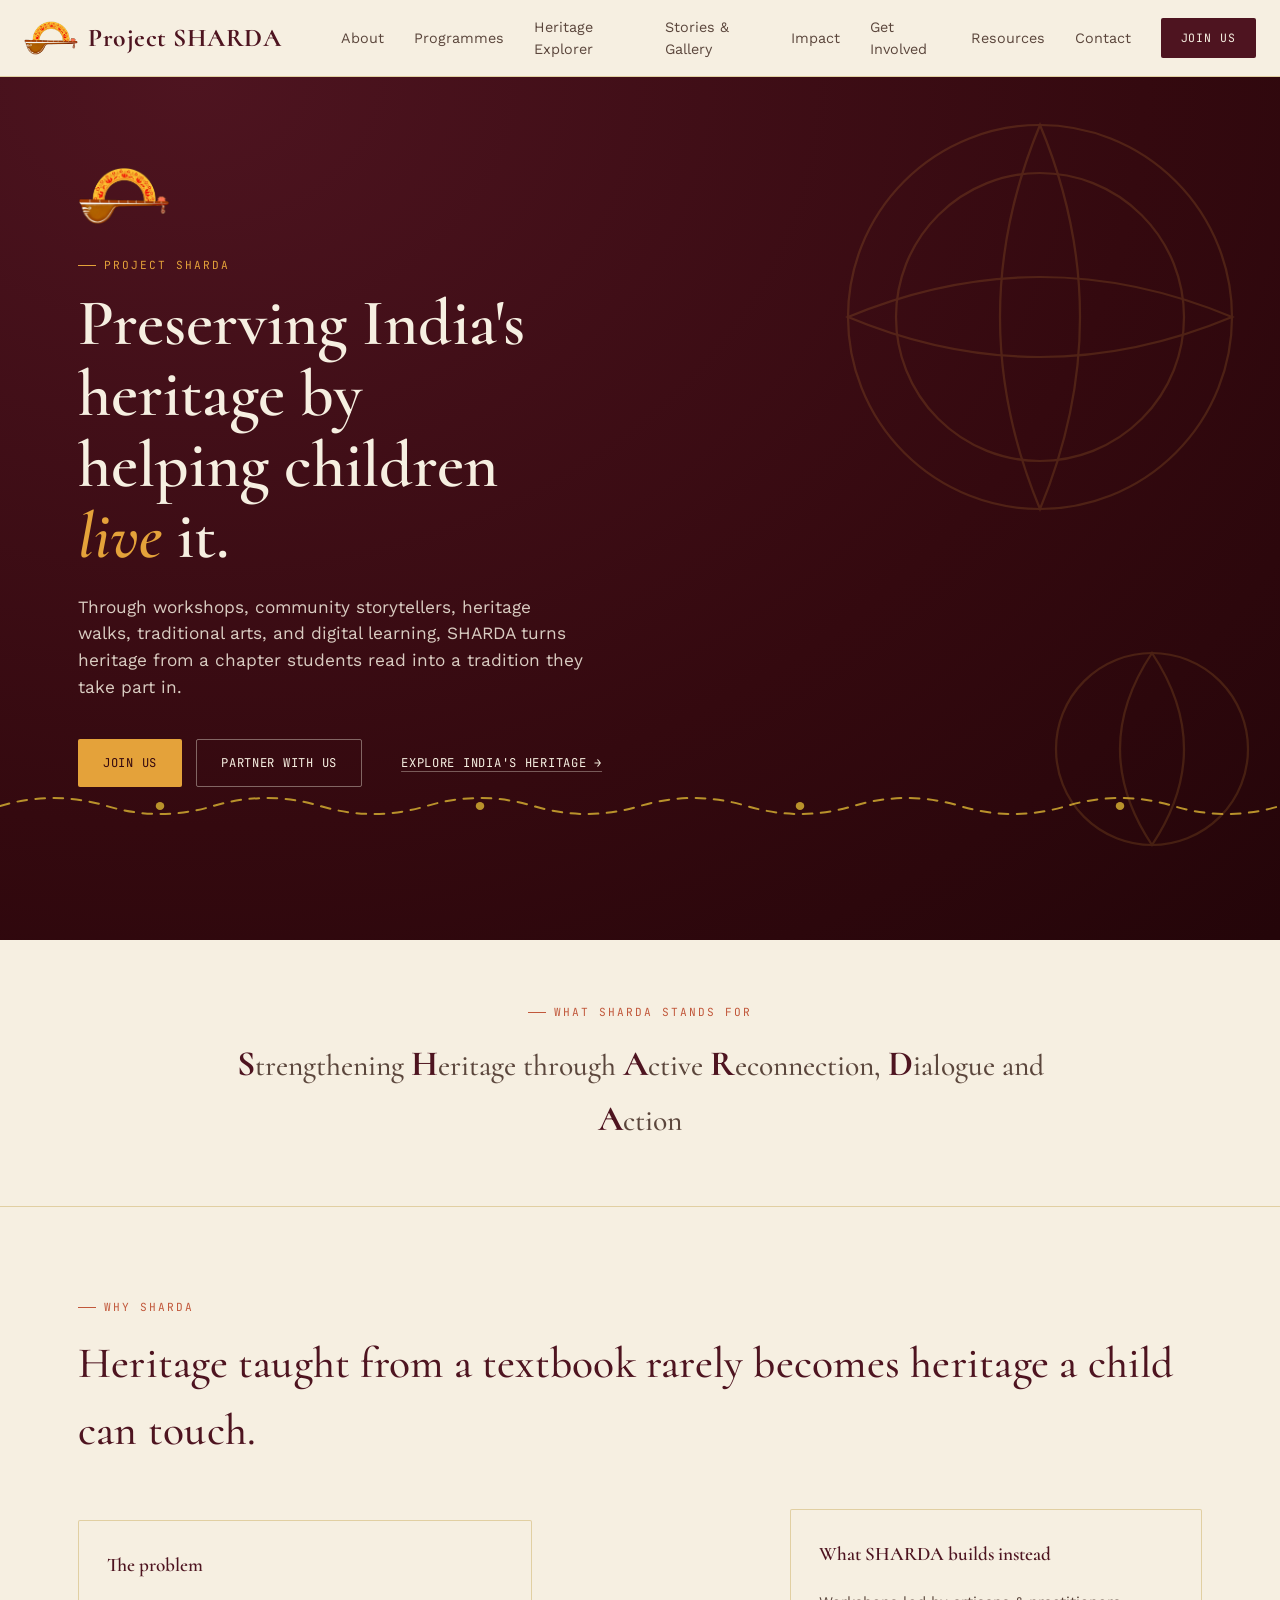
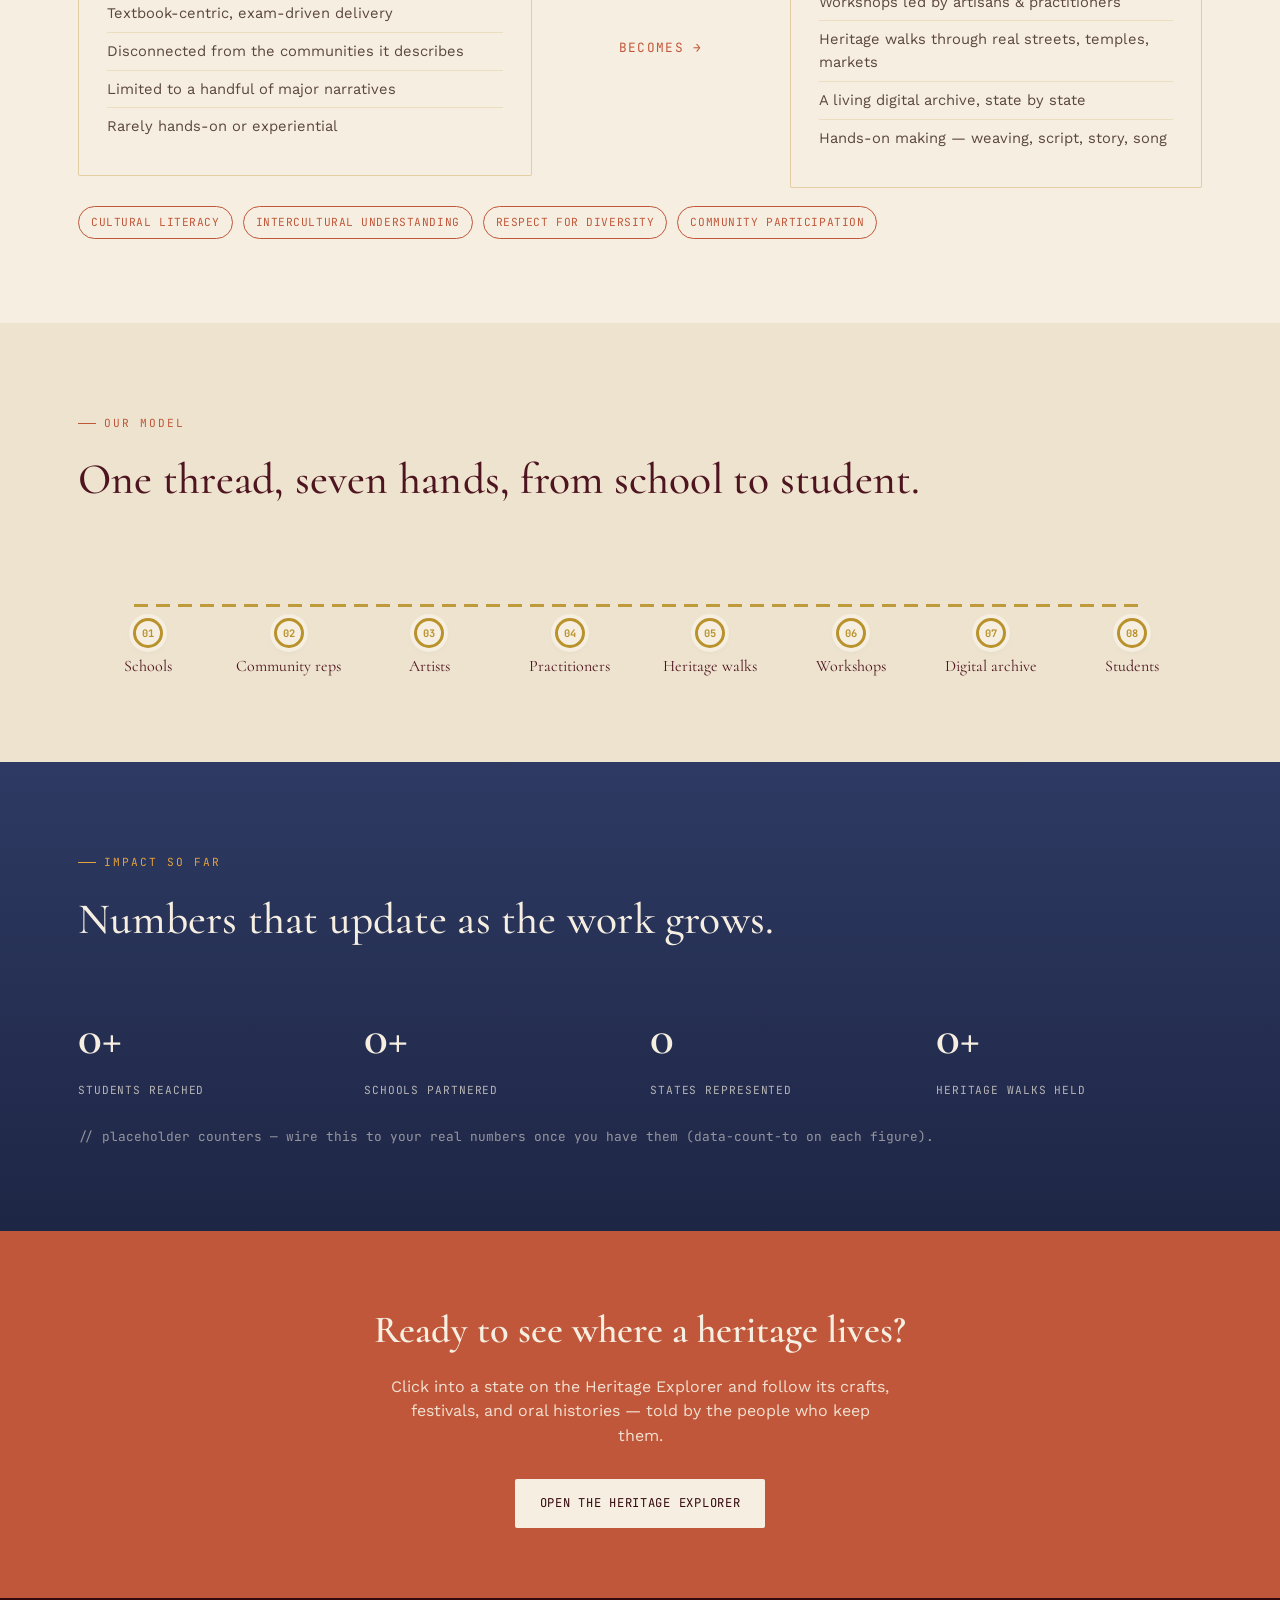
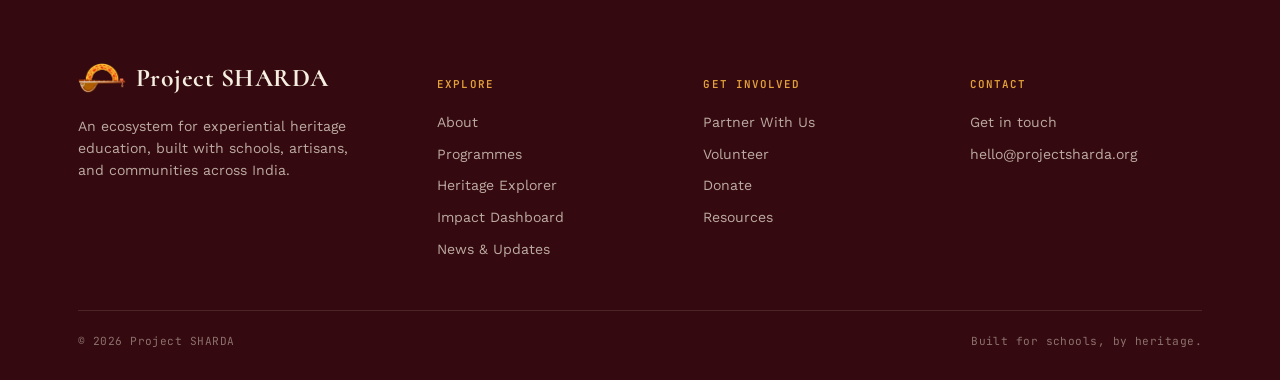
<file: index.html>
<!DOCTYPE html>
<html lang="en">
<head>
<meta charset="UTF-8">
<meta name="viewport" content="width=device-width, initial-scale=1.0">
<title>Project SHARDA — Preserving India's Heritage by Helping Children Live It</title>
<meta name="description" content="Project SHARDA turns heritage from something students read about into something they experience — through workshops, storytellers, heritage walks, and a living digital archive.">
<link rel="preconnect" href="https://fonts.googleapis.com">
<link href="https://fonts.googleapis.com/css2?family=Cormorant:ital,wght@0,500;0,600;0,700;1,500&family=Work+Sans:wght@400;500;600&family=JetBrains+Mono:wght@400;500&display=swap" rel="stylesheet">
<link rel="stylesheet" href="style.css">
</head>
<body>

<!-- ============ NAV ============ -->
<header class="site-nav">
  <div class="wrap">
    <a href="index.html" class="brand">
      <img src="sharda-logo.png" alt="Project SHARDA logo" class="brand-logo">
      <span class="brand-mark">Project SHARDA</span>
    </a>
    <div class="nav-right">
    <nav class="nav-links" aria-label="Primary">
      <a href="about.html">About</a>
      <a href="programmes.html">Programmes</a>
      <a href="explorer.html">Heritage Explorer</a>
      <a href="stories.html">Stories &amp; Gallery</a>
      <a href="impact.html">Impact</a>
      <a href="involved.html">Get Involved</a>
      <a href="resources.html">Resources</a>
      <a href="contact.html">Contact</a>
    </nav>
    <a href="involved.html" class="nav-cta">Join Us</a>
    <button class="nav-toggle" aria-label="Toggle menu" aria-expanded="false">
      <span></span><span></span><span></span>
    </button>
    </div>
  </div>
  <nav class="nav-mobile" aria-label="Mobile">
    <a href="about.html">About</a>
    <a href="programmes.html">Programmes</a>
    <a href="explorer.html">Heritage Explorer</a>
    <a href="stories.html">Stories &amp; Gallery</a>
    <a href="impact.html">Impact</a>
    <a href="involved.html">Get Involved</a>
    <a href="resources.html">Resources</a>
    <a href="contact.html">Contact</a>
  </nav>
</header>

<!-- ============ HERO ============ -->
<section class="hero">
  <svg class="hero-motif" viewBox="0 0 800 800" preserveAspectRatio="xMaxYMin slice" xmlns="http://www.w3.org/2000/svg" aria-hidden="true">
    <g fill="none" stroke="#E4A23A" stroke-width="1.4">
      <circle cx="650" cy="150" r="120"/>
      <circle cx="650" cy="150" r="90"/>
      <path d="M650 30 Q 700 150 650 270 Q 600 150 650 30 Z"/>
      <path d="M530 150 Q 650 100 770 150 Q 650 200 530 150 Z"/>
      <circle cx="720" cy="420" r="60"/>
      <path d="M720 360 Q 760 420 720 480 Q 680 420 720 360 Z"/>
    </g>
  </svg>
  <div class="wrap">
    <img src="sharda-logo.png" alt="Project SHARDA logo" class="hero-logo">
    <p class="eyebrow">Project SHARDA</p>
    <h1>Preserving India's heritage by helping children <em>live</em> it.</h1>
    <p class="hero-sub">Through workshops, community storytellers, heritage walks, traditional arts, and digital learning, SHARDA turns heritage from a chapter students read into a tradition they take part in.</p>
    <div class="hero-actions">
      <a href="involved.html" class="btn btn-primary">Join Us</a>
      <a href="involved.html#partner" class="btn btn-outline">Partner With Us</a>
      <a href="explorer.html" class="btn btn-ghost">Explore India's Heritage →</a>
    </div>
  </div>
  <svg class="thread" viewBox="0 0 1200 34" preserveAspectRatio="none" aria-hidden="true">
    <path class="stitch" d="M0 20 Q 50 4, 100 20 T 200 20 T 300 20 T 400 20 T 500 20 T 600 20 T 700 20 T 800 20 T 900 20 T 1000 20 T 1100 20 T 1200 20"/>
    <circle class="charm" cx="150" cy="20" r="4"/>
    <circle class="charm" cx="450" cy="20" r="4"/>
    <circle class="charm" cx="750" cy="20" r="4"/>
    <circle class="charm" cx="1050" cy="20" r="4"/>
  </svg>
</section>

<!-- ============ FULL FORM ============ -->
<section class="fullform">
  <div class="wrap reveal">
    <p class="eyebrow" style="justify-content:center;">What SHARDA Stands For</p>
    <p class="fullform-text">
      <span class="ff-letter">S</span>trengthening
      <span class="ff-letter">H</span>eritage through
      <span class="ff-letter">A</span>ctive
      <span class="ff-letter">R</span>econnection,
      <span class="ff-letter">D</span>ialogue
      and <span class="ff-letter">A</span>ction
    </p>
  </div>
</section>

<!-- ============ WHY SHARDA ============ -->
<section class="section">
  <div class="wrap reveal">
    <p class="eyebrow">Why SHARDA</p>
    <h2 class="section-title">Heritage taught from a textbook rarely becomes heritage a child can touch.</h2>

    <div class="why-flow">
      <div class="why-card">
        <h4>The problem</h4>
        <ul>
          <li>Textbook-centric, exam-driven delivery</li>
          <li>Disconnected from the communities it describes</li>
          <li>Limited to a handful of major narratives</li>
          <li>Rarely hands-on or experiential</li>
        </ul>
      </div>
      <div class="why-arrow">becomes →</div>
      <div class="why-card">
        <h4>What SHARDA builds instead</h4>
        <ul>
          <li>Workshops led by artisans &amp; practitioners</li>
          <li>Heritage walks through real streets, temples, markets</li>
          <li>A living digital archive, state by state</li>
          <li>Hands-on making — weaving, script, story, song</li>
        </ul>
      </div>
    </div>

    <div class="impact-tags">
      <span>Cultural Literacy</span>
      <span>Intercultural Understanding</span>
      <span>Respect for Diversity</span>
      <span>Community Participation</span>
    </div>
  </div>
</section>

<!-- ============ OUR MODEL ============ -->
<section class="section section-paper-dim">
  <div class="wrap reveal">
    <p class="eyebrow">Our Model</p>
    <h2 class="section-title">One thread, seven hands, from school to student.</h2>
    <div class="model-flow">
      <div class="model-step"><span class="num">01</span><span class="label">Schools</span></div>
      <div class="model-step"><span class="num">02</span><span class="label">Community reps</span></div>
      <div class="model-step"><span class="num">03</span><span class="label">Artists</span></div>
      <div class="model-step"><span class="num">04</span><span class="label">Practitioners</span></div>
      <div class="model-step"><span class="num">05</span><span class="label">Heritage walks</span></div>
      <div class="model-step"><span class="num">06</span><span class="label">Workshops</span></div>
      <div class="model-step"><span class="num">07</span><span class="label">Digital archive</span></div>
      <div class="model-step"><span class="num">08</span><span class="label">Students</span></div>
    </div>
  </div>
</section>

<!-- ============ IMPACT NUMBERS ============ -->
<section class="section section-dark">
  <div class="wrap reveal">
    <p class="eyebrow">Impact So Far</p>
    <h2 class="section-title">Numbers that update as the work grows.</h2>
    <div class="impact-grid">
      <div class="impact-stat">
        <span class="figure" data-count-to="0" data-suffix="+">0</span>
        <div class="label">Students Reached</div>
      </div>
      <div class="impact-stat">
        <span class="figure" data-count-to="0" data-suffix="+">0</span>
        <div class="label">Schools Partnered</div>
      </div>
      <div class="impact-stat">
        <span class="figure" data-count-to="0" data-suffix="">0</span>
        <div class="label">States Represented</div>
      </div>
      <div class="impact-stat">
        <span class="figure" data-count-to="0" data-suffix="+">0</span>
        <div class="label">Heritage Walks Held</div>
      </div>
    </div>
    <p class="impact-note">// placeholder counters — wire this to your real numbers once you have them (data-count-to on each figure).</p>
  </div>
</section>

<!-- ============ CTA BAND ============ -->
<section class="cta-band">
  <div class="wrap reveal">
    <h2>Ready to see where a heritage lives?</h2>
    <p>Click into a state on the Heritage Explorer and follow its crafts, festivals, and oral histories — told by the people who keep them.</p>
    <a href="explorer.html" class="btn btn-primary">Open the Heritage Explorer</a>
  </div>
</section>

<!-- ============ FOOTER ============ -->
<footer class="site-footer">
  <div class="wrap">
    <div class="footer-grid">
      <div class="footer-col">
        <div class="footer-brand">
          <img src="sharda-logo.png" alt="Project SHARDA logo" class="footer-logo">
          <span class="brand-mark">Project SHARDA</span>
        </div>
        <p style="margin-top:14px; max-width:32ch;">An ecosystem for experiential heritage education, built with schools, artisans, and communities across India.</p>
      </div>
      <div class="footer-col">
        <h5>Explore</h5>
        <a href="about.html">About</a>
        <a href="programmes.html">Programmes</a>
        <a href="explorer.html">Heritage Explorer</a>
        <a href="impact.html">Impact Dashboard</a>
        <a href="news.html">News &amp; Updates</a>
      </div>
      <div class="footer-col">
        <h5>Get Involved</h5>
        <a href="involved.html#partner">Partner With Us</a>
        <a href="involved.html#volunteer">Volunteer</a>
        <a href="involved.html#donate">Donate</a>
        <a href="resources.html">Resources</a>
      </div>
      <div class="footer-col">
        <h5>Contact</h5>
        <a href="contact.html">Get in touch</a>
        <p>hello@projectsharda.org</p>
      </div>
    </div>
    <div class="footer-bottom">
      <span>© 2026 Project SHARDA</span>
      <span>Built for schools, by heritage.</span>
    </div>
  </div>
</footer>

<script src="main.js"></script>
</body>
</html>
</file>
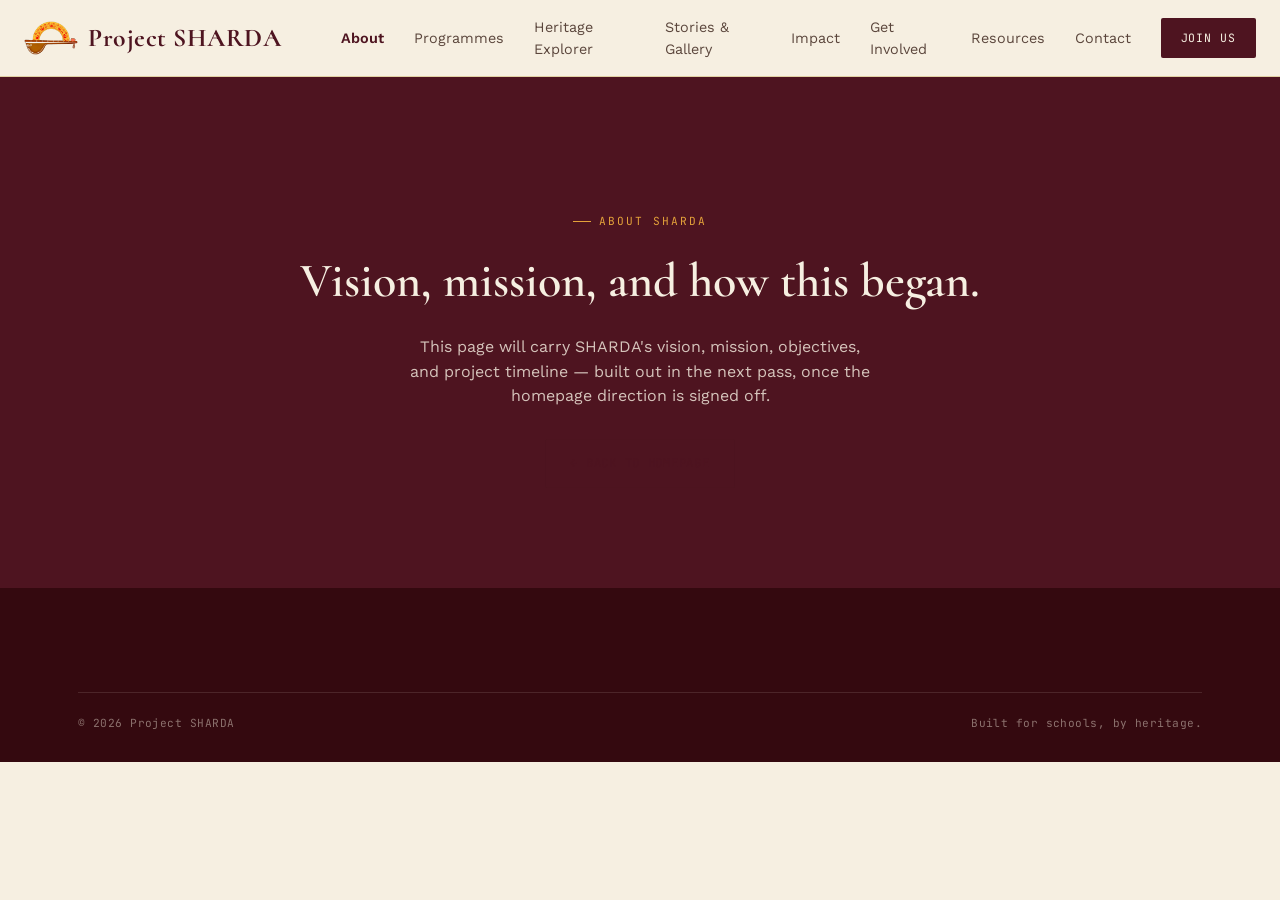
<file: about.html>
<!DOCTYPE html>
<html lang="en">
<head>
<meta charset="UTF-8">
<meta name="viewport" content="width=device-width, initial-scale=1.0">
<title>About — Project SHARDA</title>
<link rel="preconnect" href="https://fonts.googleapis.com">
<link href="https://fonts.googleapis.com/css2?family=Cormorant:ital,wght@0,500;0,600;0,700;1,500&family=Work+Sans:wght@400;500;600&family=JetBrains+Mono:wght@400;500&display=swap" rel="stylesheet">
<link rel="stylesheet" href="style.css">
</head>
<body>

<header class="site-nav">
  <div class="wrap">
    <a href="index.html" class="brand">
      <img src="sharda-logo.png" alt="Project SHARDA logo" class="brand-logo">
      <span class="brand-mark">Project SHARDA</span>
    </a>
    <div class="nav-right">
    <nav class="nav-links" aria-label="Primary">
      <a href="about.html" class="active">About</a>
      <a href="programmes.html">Programmes</a>
      <a href="explorer.html">Heritage Explorer</a>
      <a href="stories.html">Stories &amp; Gallery</a>
      <a href="impact.html">Impact</a>
      <a href="involved.html">Get Involved</a>
      <a href="resources.html">Resources</a>
      <a href="contact.html">Contact</a>
    </nav>
    <a href="involved.html" class="nav-cta">Join Us</a>
    <button class="nav-toggle" aria-label="Toggle menu" aria-expanded="false">
      <span></span><span></span><span></span>
    </button>
    </div>
  </div>
  <nav class="nav-mobile" aria-label="Mobile">
    <a href="about.html" class="active">About</a>
    <a href="programmes.html">Programmes</a>
    <a href="explorer.html">Heritage Explorer</a>
    <a href="stories.html">Stories &amp; Gallery</a>
    <a href="impact.html">Impact</a>
    <a href="involved.html">Get Involved</a>
    <a href="resources.html">Resources</a>
    <a href="contact.html">Contact</a>
  </nav>
</header>

<section class="stub-hero">
  <div class="wrap">
    <p class="eyebrow">About SHARDA</p>
    <h1>Vision, mission, and how this began.</h1>
    <p>This page will carry SHARDA's vision, mission, objectives, and project timeline — built out in the next pass, once the homepage direction is signed off.</p>
    <div class="stub-back"><a href="index.html" class="btn btn-outline" style="border-color:rgba(74,20,32,0.3); color:#4E1420;">← Back to homepage</a></div>
  </div>
</section>

<footer class="site-footer">
  <div class="wrap">
    <div class="footer-bottom">
      <span>© 2026 Project SHARDA</span>
      <span>Built for schools, by heritage.</span>
    </div>
  </div>
</footer>

<script src="main.js"></script>
</body>
</html>
</file>
<file: style.css>
/* =====================================================
   PROJECT SHARDA — Design Tokens
   Palette: maroon (dominant/dark), terracotta, saffron, indigo, muted gold, warm parchment
   Type: Cormorant (display, carved/inscriptional feel) + Work Sans (body) + JetBrains Mono (data/labels)
   Signature: the "thread" — a stitched golden line that runs through section joins,
   evoking kantha/appliqué embroidery and the idea of heritage being woven, not shelved.
   ===================================================== */

:root {
  --maroon: #4E1420;
  --maroon-deep: #34090F;
  --terracotta: #C1573A;
  --saffron: #E4A23A;
  --indigo: #2E3A63;
  --gold: #B9922B;
  --paper: #F6EFE1;
  --paper-dim: #EDE3CE;
  --ink: #2A1A14;
  --ink-soft: #5B463C;
  --cream-line: rgba(185, 146, 43, 0.35);

  --font-display: "Cormorant", "Georgia", serif;
  --font-body: "Work Sans", -apple-system, sans-serif;
  --font-mono: "JetBrains Mono", monospace;

  --max-width: 1180px;
  --radius: 2px;
}

* { box-sizing: border-box; }

html { scroll-behavior: smooth; }

@media (prefers-reduced-motion: reduce) {
  html { scroll-behavior: auto; }
  * { animation-duration: 0.01ms !important; animation-iteration-count: 1 !important; transition-duration: 0.01ms !important; }
}

body {
  margin: 0;
  font-family: var(--font-body);
  background: var(--paper);
  color: var(--ink);
  line-height: 1.55;
  -webkit-font-smoothing: antialiased;
}

img { max-width: 100%; display: block; }

a { color: inherit; text-decoration: none; }

.wrap{
    width:100%;
    max-width:var(--max-width);
    margin:0 auto;
    padding:0 28px;
}

@media(max-width:768px){

.wrap{
    padding:0 18px;
}

}

/* ---------- Eyebrow / label ---------- */
.eyebrow {
  font-family: var(--font-mono);
  font-size: 0.7rem;
  letter-spacing: 0.18em;
  text-transform: uppercase;
  color: var(--terracotta);
  display: inline-flex;
  align-items: center;
  gap: 8px;
  margin-bottom: 14px;
}
.eyebrow::before {
  content: "";
  width: 18px;
  height: 1px;
  background: var(--terracotta);
  display: inline-block;
}

/* ---------- Headings ---------- */
h1, h2, h3, h4 {
  font-family: var(--font-display);
  font-weight: 600;
  color: var(--ink);
  margin: 0;
}

h2.section-title {
  font-size: clamp(1.9rem, 3.4vw, 2.75rem);
  font-weight: 500;
  letter-spacing: 0.005em;
  color: var(--maroon);
}

p { margin: 0; }

/* =====================================================
   NAV
   ===================================================== */
.site-nav {
  position: relative;
  top: 0;
  z-index: 100;
  background: rgba(246, 239, 225, 0.92);
  backdrop-filter: blur(6px);
  border-bottom: 1px solid var(--cream-line);
}

.site-nav .wrap {
  display: flex;
  align-items: center;
  height: 76px;
  width: 100%;
  max-width: 100%;
  padding: 0 24px;
}

.brand {
  display: flex;
  align-items: center;
  gap: 10px;
   flex-shrink: 0;
  margin-right: 60px;
}
.brand-logo {
  height: 34px;
  width: auto;
  display: block;
}
.brand-mark {
  font-family: var(--font-display);
  font-size: 1.6rem;
  font-weight: 700;
  color: var(--maroon);
  letter-spacing: 0.02em;
  white-space: nowrap;
}

.nav-right {
  display: flex;
  align-items: center;
  gap: 30px;
   margin-left: auto;
}

.nav-links {
  display: none;
  align-items: center;
  gap: 30px;
  font-size: 0.9rem;
  color: var(--ink-soft);
}
.nav-links a {
  position: relative;
  padding: 6px 0;
  transition: color 0.2s ease;
}
.nav-links a::after {
  content: "";
  position: absolute;
  left: 0;
  bottom: 0;
  height: 1px;
  width: 0;
  background: var(--terracotta);
  transition: width 0.25s ease;
}
.nav-links a:hover { color: var(--maroon); }
.nav-links a:hover::after { width: 100%; }
.nav-links a.active { color: var(--maroon); font-weight: 600; }

@media (min-width: 940px) {
  .nav-links { display: flex; }
}

.nav-cta {
  font-family: var(--font-mono);
  font-size: 0.72rem;
  letter-spacing: 0.08em;
  text-transform: uppercase;
  background: var(--maroon);
  color: var(--paper);
  padding: 11px 20px;
  border-radius: var(--radius);
  white-space: nowrap;
  transition: background 0.2s ease;
}
.nav-cta:hover { background: var(--terracotta); }

.nav-toggle {
  display: inline-flex;
  flex-direction: column;
  gap: 5px;
  background: none;
  border: none;
  cursor: pointer;
  padding: 8px;
}
@media (min-width: 940px) { .nav-toggle { display: none; } }
.nav-toggle span {
  width: 22px;
  height: 2px;
  background: var(--maroon);
  display: block;
}

.nav-mobile {
  display: none;
  flex-direction: column;
  background: var(--paper);
  border-bottom: 1px solid var(--cream-line);
  padding: 10px 28px 22px;
}
.nav-mobile.open { display: flex; }
.nav-mobile a {
  padding: 12px 0;
  border-bottom: 1px solid rgba(185,146,43,0.15);
  font-size: 0.95rem;
  color: var(--ink-soft);
}
.nav-mobile a.active { color: var(--maroon); font-weight: 600; }
@media (min-width: 940px) { .nav-mobile { display: none !important; } }

/* =====================================================
   HERO
   ===================================================== */
.hero {
  position: relative;
  background: radial-gradient(120% 140% at 15% 0%, var(--maroon) 0%, var(--maroon-deep) 62%, #240509 100%);
  color: var(--paper);
  overflow: hidden;
  padding: 90px 0 120px;
}
@media (max-width: 768px) {

  .hero {
    width: 100%;
    max-width: 100%;
    margin: 0;
    padding: 0;
  }
   @media (max-width:768px){

.hero{
    padding:70px 0 80px;
}

}

  .hero-grid {
    width: 100%;
    display: block;
  }

}
@media (max-width:768px){

.hero-content{
    width:100%;
}

@media(max-width:768px){

.hero-content{
    padding:0;
}

}

}

@media (max-width:768px){

.hero-art{
    width:100%;
    max-width:320px;
    margin:32px auto 0;
}

.hero-art img{
    width:100%;
    height:auto;
}

}

@media (max-width:768px){

.hero-actions{
    display:flex;
    flex-direction:column;
    gap:14px;
}

.hero-actions .btn{
    width:100%;
    text-align:center;
}

}
@media (max-width:768px){

.site-nav .wrap{
    padding:0 16px;
    width:100%;
}

}


.hero-motif {
  position: absolute;
  inset: 0;
  opacity: 0.16;
  pointer-events: none;
}

.hero .wrap {
  position: relative;
  z-index: 2;
  width: 100%;
  max-width: var(--max-width);
  margin: 0 auto;
  padding: 0 28px;
}

.hero-content {
  display: flex;
  flex-direction: column;
  align-items: flex-start;
  max-width: 760px;
}

.hero .eyebrow { color: var(--saffron); }
.hero .eyebrow::before { background: var(--saffron); }

.hero-logo {
  height: 58px;
  width: auto;
  margin-bottom: 24px;
}

.hero h1 {
  font-size: clamp(2.4rem, 5.6vw, 4.1rem);
  line-height: 1.08;
  font-weight: 600;
  color: var(--paper);
  max-width: 15ch;
}

.hero h1 em {
  font-style: italic;
  color: var(--saffron);
}

.hero-sub {
  margin-top: 22px;
  font-size: 1.08rem;
  color: rgba(246,239,225,0.85);
  max-width: 46ch;
}

.hero-actions {
  margin-top: 38px;
  display: flex;
  flex-wrap: wrap;
  gap: 14px;
}

.btn {
  font-family: var(--font-mono);
  font-size: 0.76rem;
  letter-spacing: 0.06em;
  text-transform: uppercase;
  padding: 14px 24px;
  border-radius: var(--radius);
  border: 1px solid transparent;
  display: inline-flex;
  align-items: center;
  gap: 8px;
  transition: all 0.2s ease;
  cursor: pointer;
}
.btn-primary {
  background: var(--saffron);
  color: var(--maroon-deep);
}
.btn-primary:hover { background: #f0b452; transform: translateY(-1px); }

.btn-outline {
  border-color: rgba(246,239,225,0.4);
  color: var(--paper);
}
.btn-outline:hover { border-color: var(--saffron); color: var(--saffron); }

.btn-ghost {
  color: var(--paper);
  text-decoration: underline;
  text-decoration-color: rgba(246,239,225,0.35);
  text-underline-offset: 4px;
}
.btn-ghost:hover { text-decoration-color: var(--saffron); color: var(--saffron); }

/* thread signature under hero */
.thread {
  width: 100%;
  height: 34px;
  display: block;
  margin-top: -1px;
}
.thread path.stitch {
  stroke: var(--gold);
  stroke-width: 2;
  fill: none;
  stroke-dasharray: 9 8;
  stroke-linecap: round;
}
.thread-light path.stitch { stroke: var(--terracotta); }
.thread .charm { fill: var(--gold); }
.thread-light .charm { fill: var(--terracotta); }

/* =====================================================
   FULL FORM BAND
   ===================================================== */
.fullform {
  padding: 56px 0 60px;
  background: var(--paper);
  text-align: center;
  border-bottom: 1px solid var(--cream-line);
}
.fullform-text {
  font-family: var(--font-display);
  font-size: clamp(1.25rem, 2.5vw, 1.85rem);
  color: var(--ink-soft);
  max-width: 58ch;
  margin: 0 auto;
  line-height: 1.55;
  font-weight: 500;
}
.ff-letter {
  color: var(--maroon);
  font-weight: 700;
  font-size: 1.2em;
}

/* =====================================================
   WHY SHARDA — problem / solution / impact
   ===================================================== */
.section { padding: 84px 0; }
.section-paper-dim { background: var(--paper-dim); }

.why-flow {
  display: grid;
  gap: 26px;
  margin-top: 44px;
  grid-template-columns: 1fr;
}
@media (min-width: 860px) {
  .why-flow { grid-template-columns: 1.1fr 0.5fr 1fr; align-items: center; }
}

.why-card {
  background: var(--paper);
  border: 1px solid var(--cream-line);
  padding: 30px 28px;
  border-radius: var(--radius);
}
.why-card h4 {
  font-size: 1.2rem;
  color: var(--maroon);
  margin-bottom: 14px;
}
.why-card ul {
  margin: 0;
  padding: 0;
  list-style: none;
  font-size: 0.92rem;
  color: var(--ink-soft);
}
.why-card li {
  padding: 7px 0;
  border-top: 1px solid rgba(185,146,43,0.18);
}
.why-card li:first-child { border-top: none; }

.why-arrow {
  display: flex;
  justify-content: center;
  color: var(--terracotta);
  font-family: var(--font-mono);
  font-size: 0.8rem;
  letter-spacing: 0.1em;
  text-transform: uppercase;
}
@media (min-width: 860px) { .why-arrow { writing-mode: horizontal-tb; } }

.impact-tags {
  display: flex;
  flex-wrap: wrap;
  gap: 10px;
  margin-top: 18px;
}
.impact-tags span {
  font-family: var(--font-mono);
  font-size: 0.7rem;
  letter-spacing: 0.05em;
  text-transform: uppercase;
  padding: 7px 12px;
  border: 1px solid var(--terracotta);
  color: var(--terracotta);
  border-radius: 40px;
}

/* =====================================================
   OUR MODEL — flow (real sequence, numbered honestly)
   ===================================================== */
.model-flow {
  margin-top: 70px;
    display: grid;
    grid-template-columns: repeat(8, 1fr);
    position: relative;
    gap: 0;
    align-items: start;
    padding-top: 40px;
}
.model-flow::before {
    content: "";
    position: absolute;
    top: 20px;
    left: 5%;
    right: 5%;
    height: 3px;

    background:
        repeating-linear-gradient(
            to right,
            var(--gold) 0px,
            var(--gold) 14px,
            transparent 14px,
            transparent 22px
        );

    opacity: 0.9;
}
.model-step {
  position: relative;
  text-align: center;
  padding-top: 30px;
}
.model-step .num {
  position: absolute;
    top: -6px;
    left: 50%;
    transform: translateX(-50%);

    width: 30px;
    height: 30px;
    border-radius: 50%;

    background: var(--paper);
    border: 3px solid var(--gold);

    display: flex;
    align-items: center;
    justify-content: center;

    font-family: var(--font-mono);
    font-size: 0.65rem;
    font-weight: 700;
    color: var(--gold);

    box-shadow:
        0 0 0 4px var(--paper),
        0 2px 8px rgba(0,0,0,0.08);
}
.model-step .label {
  margin-top: 26px;

    font-family: var(--font-display);
    font-size: 1rem;
    color: var(--maroon);
    line-height: 1.35;

    max-width: 120px;
    margin-left: auto;
    margin-right: auto;
}
@media (max-width: 1100px) {

  .model-flow {
    grid-template-columns: repeat(4, 1fr);
    row-gap: 50px;
  }

  .model-flow::before {
    display: none;
  }

  .model-step {
    padding-top: 20px;
  }

  .model-step .label {
    font-size: 0.9rem;
  }
}

@media (max-width: 650px) {

  .model-flow {
    grid-template-columns: repeat(2, 1fr);
    gap: 40px 20px;
  }
}


/* =====================================================
   IMPACT NUMBERS
   ===================================================== */
.impact-grid {
  display: grid;
  grid-template-columns: repeat(2, 1fr);
  gap: 30px 20px;
  margin-top: 46px;
}
@media (min-width: 760px) {
  .impact-grid { grid-template-columns: repeat(4, 1fr); }
}
.impact-stat .figure {
  font-family: var(--font-display);
  font-size: clamp(2.2rem, 4vw, 3.1rem);
  color: var(--paper);
  font-weight: 600;
}
.impact-stat .label {
  font-family: var(--font-mono);
  font-size: 0.7rem;
  letter-spacing: 0.08em;
  text-transform: uppercase;
  color: rgba(246,239,225,0.7);
  margin-top: 6px;
}
.section-dark {
  background: linear-gradient(180deg, var(--indigo) 0%, #1E2645 100%);
  color: var(--paper);
}
.section-dark .section-title { color: var(--paper); }
.section-dark .eyebrow { color: var(--saffron); }
.section-dark .eyebrow::before { background: var(--saffron); }
.impact-note {
  margin-top: 28px;
  font-size: 0.8rem;
  color: rgba(246,239,225,0.55);
  font-family: var(--font-mono);
}

/* =====================================================
   CTA BAND
   ===================================================== */
.cta-band {
  background: var(--terracotta);
  color: var(--paper);
  padding: 70px 0;
  text-align: center;
}
.cta-band h2 { color: var(--paper); font-size: clamp(1.7rem, 3.4vw, 2.4rem); }
.cta-band p { margin-top: 14px; color: rgba(246,239,225,0.9); max-width: 50ch; margin-left: auto; margin-right: auto; }
.cta-band .btn-primary { background: var(--paper); color: var(--maroon-deep); margin-top: 30px; }
.cta-band .btn-primary:hover { background: #fff; }

/* =====================================================
   FOOTER
   ===================================================== */
.site-footer {
  background: var(--maroon-deep);
  color: rgba(246,239,225,0.75);
  padding: 60px 0 30px;
}
.footer-grid {
  display: grid;
  gap: 34px;
  grid-template-columns: 1fr;
}
@media (min-width: 760px) {
  .footer-grid { grid-template-columns: 1.4fr 1fr 1fr 1fr; }
}
.footer-grid .brand-mark { color: var(--paper); }
.footer-brand {
  display: flex;
  align-items: center;
  gap: 10px;
}
.footer-logo {
  height: 30px;
  width: auto;
  filter: none;
  opacity: 1;
}
.footer-col h5 {
  font-family: var(--font-mono);
  font-size: 0.68rem;
  letter-spacing: 0.1em;
  text-transform: uppercase;
  color: var(--saffron);
  margin-bottom: 14px;
  font-weight: 600;
}
.footer-col a, .footer-col p {
  display: block;
  font-size: 0.88rem;
  color: rgba(246,239,225,0.7);
  padding: 5px 0;
}
.footer-col a:hover { color: var(--saffron); }
.footer-bottom {
  margin-top: 44px;
  padding-top: 22px;
  border-top: 1px solid rgba(246,239,225,0.12);
  display: flex;
  flex-wrap: wrap;
  gap: 10px;
  justify-content: space-between;
  font-family: var(--font-mono);
  font-size: 0.7rem;
  letter-spacing: 0.04em;
  color: rgba(246,239,225,0.45);
}

/* =====================================================
   STUB PAGE (for pages not yet built)
   ===================================================== */
.stub-hero {
  padding: 120px 0 100px;
  background: var(--maroon);
  color: var(--paper);
  text-align: center;
}
.stub-hero h1 { color: var(--paper); font-size: clamp(2rem, 4vw, 3rem); }
.stub-hero p { margin-top: 16px; color: rgba(246,239,225,0.8); max-width: 46ch; margin-left: auto; margin-right: auto; }
.stub-hero .eyebrow { justify-content: center; color: var(--saffron); }
.stub-hero .eyebrow::before { background: var(--saffron); }
.stub-back { margin-top: 30px; }

/* fade-in on scroll */
.reveal {
  opacity: 0;
  transform: translateY(16px);
  transition: opacity 0.6s ease, transform 0.6s ease;
}
.reveal.is-visible {
  opacity: 1;
  transform: translateY(0);
}
</file>
